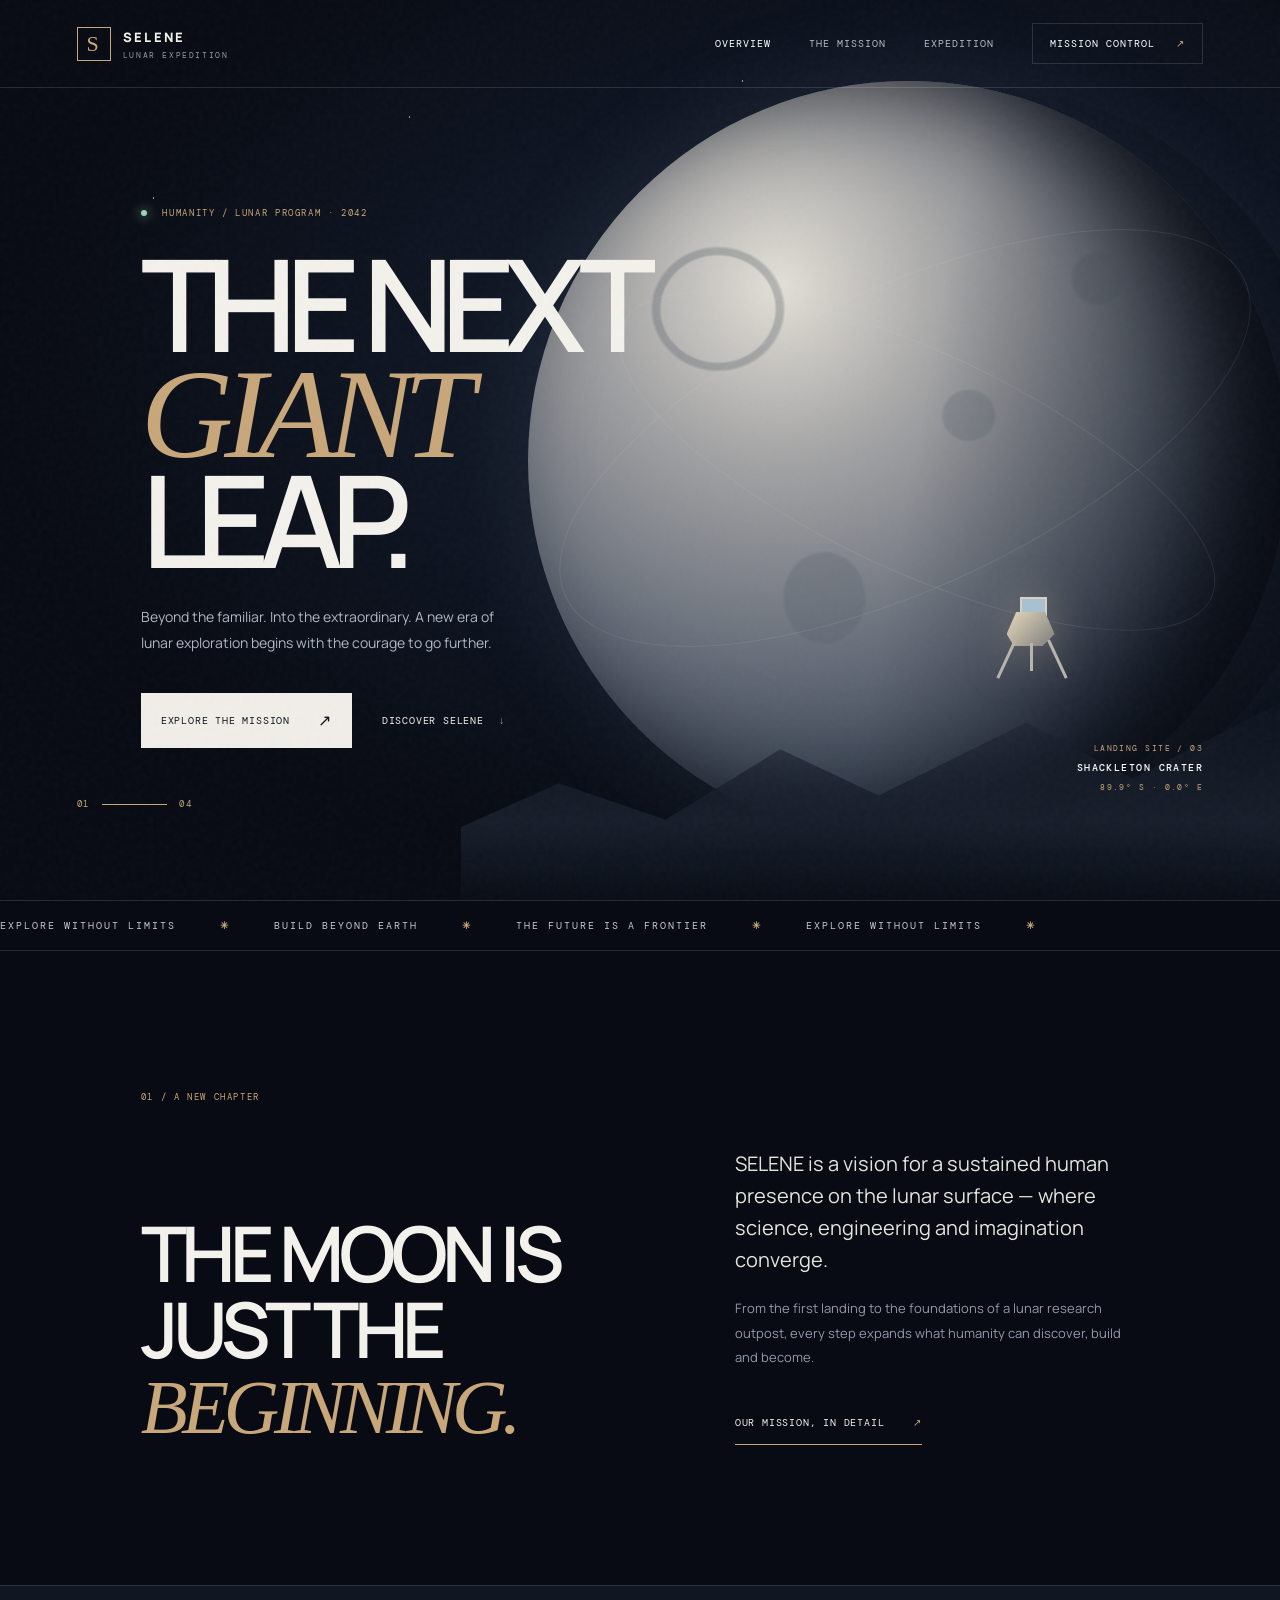
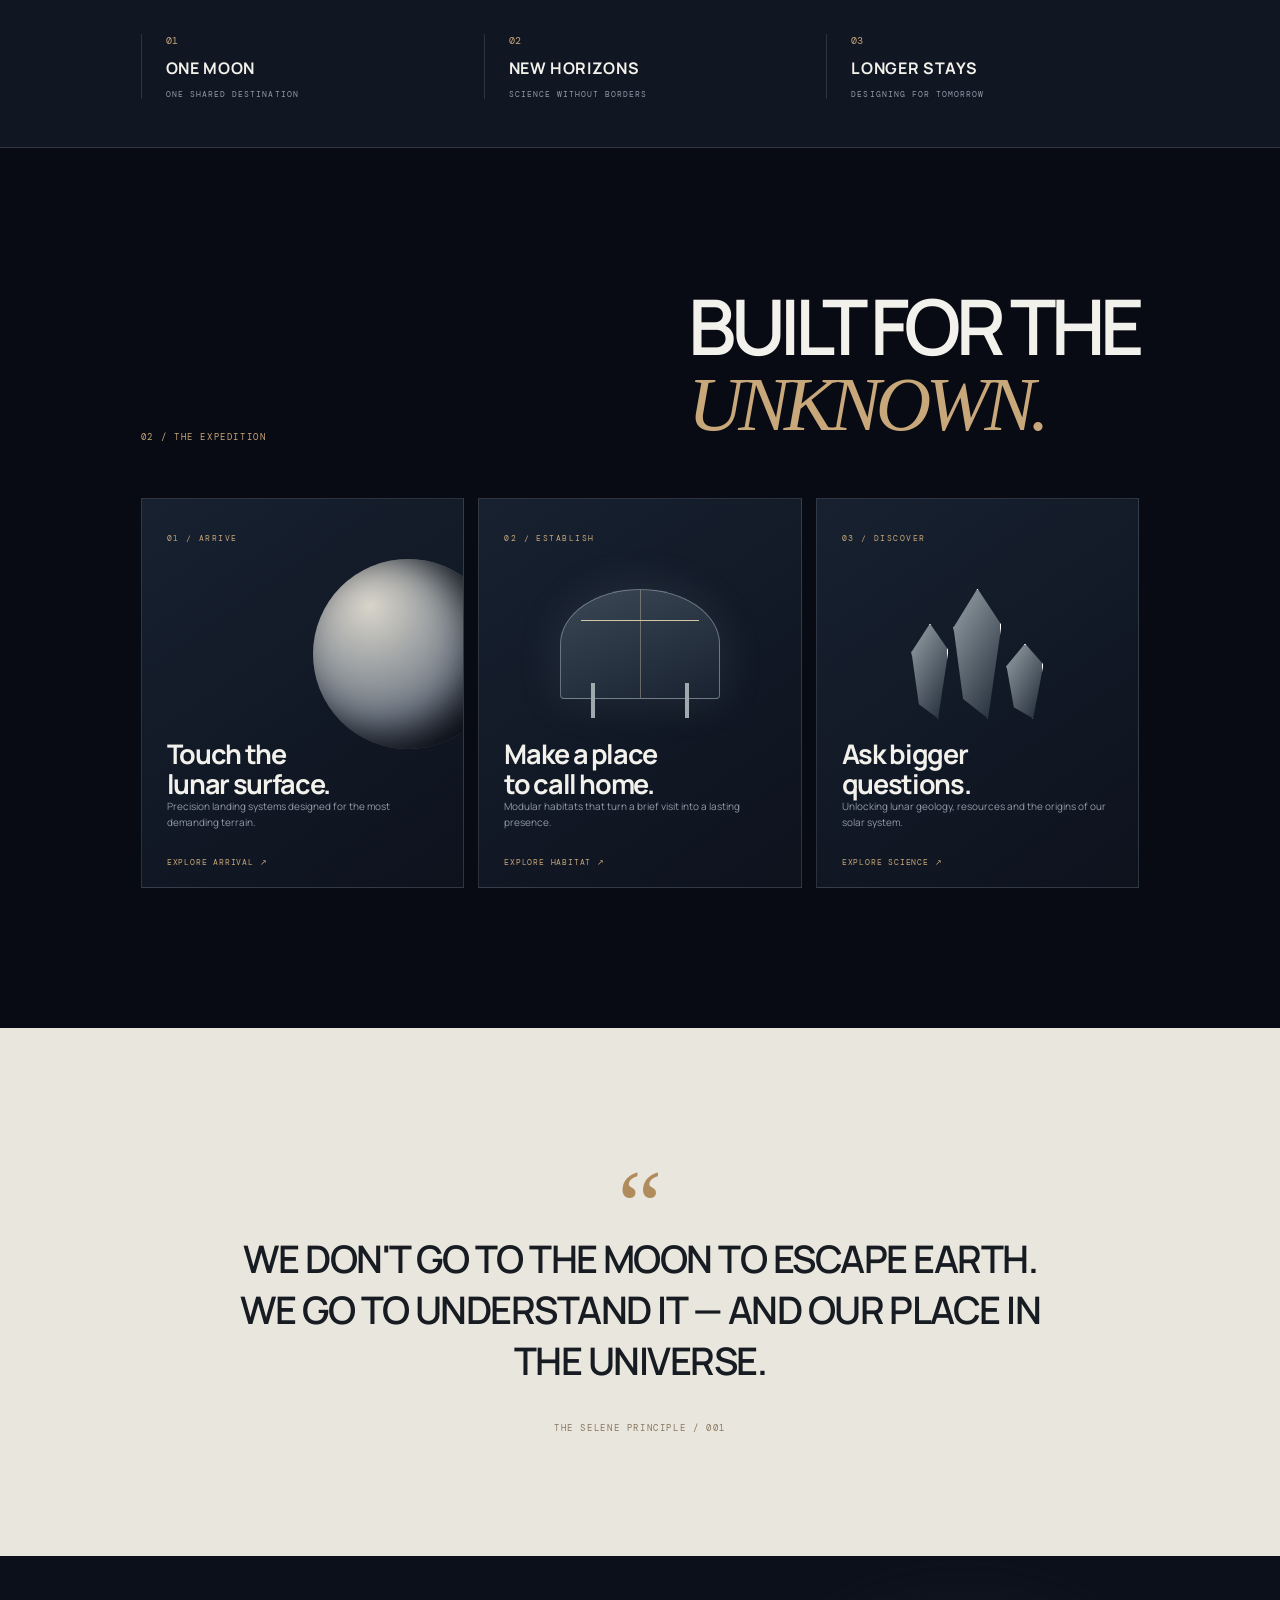
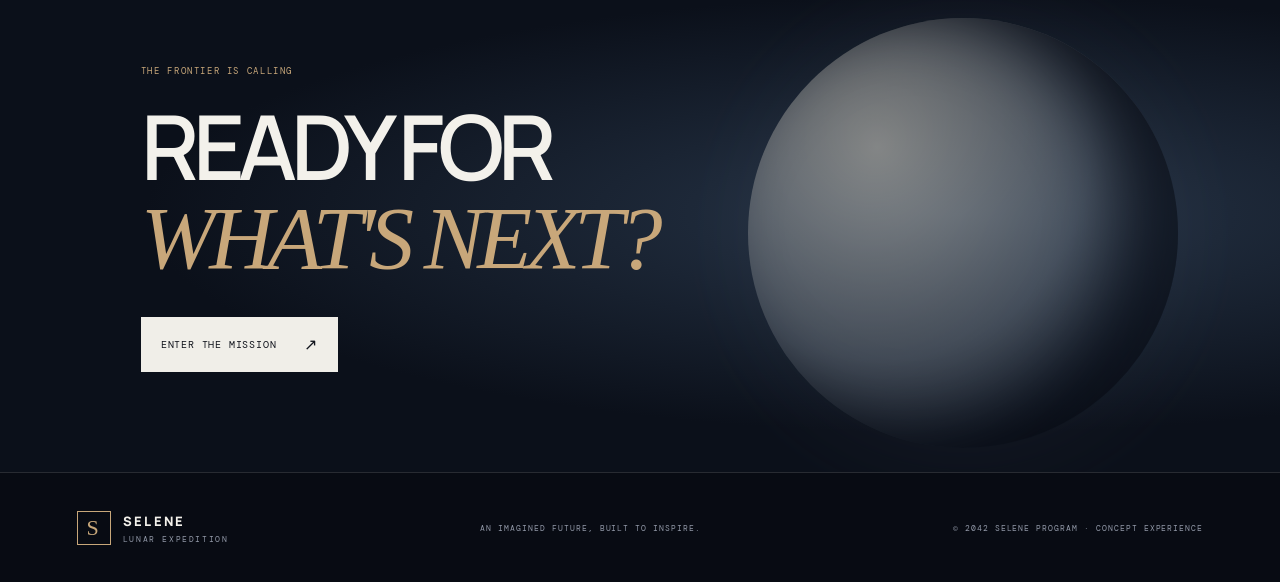
<file: index.html>
<!doctype html>
<html lang="en">
<head>
  <meta charset="utf-8"><meta name="viewport" content="width=device-width,initial-scale=1">
  <meta name="theme-color" content="#080b13"><meta name="description" content="SELENE — a cinematic concept experience exploring humanity's next chapter on the Moon.">
  <meta property="og:title" content="SELENE — Lunar Expedition"><meta property="og:description" content="A new horizon. A new chapter. Explore the lunar frontier.">
  <title>SELENE — Lunar Expedition</title><link rel="preconnect" href="https://fonts.googleapis.com"><link rel="preconnect" href="https://fonts.gstatic.com" crossorigin>
  <link href="https://fonts.googleapis.com/css2?family=DM+Mono:wght@400;500&family=Manrope:wght@400;500;600;700;800&display=swap" rel="stylesheet">
  <link rel="stylesheet" href="./assets/css/styles.css"><script defer src="./assets/js/main.js"></script>
</head>
<body>
  <div class="noise"></div><header class="site-header"><a class="brand" href="./index.html"><span class="brand-mark">S</span><span>SELENE<span class="brand-sub">LUNAR EXPEDITION</span></span></a><button class="menu-toggle" aria-label="Toggle navigation" aria-expanded="false"><span></span><span></span></button><nav class="nav"><a class="active" href="./index.html">Overview</a><a href="./mission.html">The mission</a><a href="./expedition.html">Expedition</a><a class="nav-cta" href="#mission-control">Mission control <span>↗</span></a></nav></header>
  <main>
    <section class="hero"><div class="hero-orbit orbit-one"></div><div class="hero-orbit orbit-two"></div><div class="moon-scene"><div class="moon"></div><div class="moon-shadow"></div><div class="horizon"></div><div class="lander"><div class="lander-body"></div><i></i><b></b><em></em></div></div>
      <div class="hero-copy"><p class="eyebrow"><span class="pulse"></span> HUMANITY / LUNAR PROGRAM · 2042</p><h1>THE NEXT<br><em>GIANT</em><br>LEAP.</h1><p class="hero-intro">Beyond the familiar. Into the extraordinary. A new era of lunar exploration begins with the courage to go further.</p><div class="hero-actions"><a class="button button-light" href="./mission.html">Explore the mission <span>↗</span></a><a class="text-link" href="#mission-control">Discover SELENE <span>↓</span></a></div></div>
      <div class="hero-coordinate"><span>LANDING SITE / 03</span><strong>SHACKLETON CRATER</strong><span>89.9° S · 0.0° E</span></div><div class="hero-index"><span>01</span><span class="index-line"></span><span>04</span></div>
    </section>
    <section class="ticker"><div>EXPLORE WITHOUT LIMITS <b>✳</b> BUILD BEYOND EARTH <b>✳</b> THE FUTURE IS A FRONTIER <b>✳</b> EXPLORE WITHOUT LIMITS <b>✳</b></div></section>
    <section class="section intro-section" id="mission-control"><div class="section-kicker">01 / A NEW CHAPTER</div><div class="intro-grid"><h2>THE MOON IS<br>JUST THE <em>BEGINNING.</em></h2><div><p class="lead">SELENE is a vision for a sustained human presence on the lunar surface — where science, engineering and imagination converge.</p><p class="muted">From the first landing to the foundations of a lunar research outpost, every step expands what humanity can discover, build and become.</p><a class="underlined-link" href="./mission.html">Our mission, in detail <span>↗</span></a></div></div></section>
    <section class="stats-band"><div><span>01</span><strong>ONE MOON</strong><small>ONE SHARED DESTINATION</small></div><div><span>02</span><strong>NEW HORIZONS</strong><small>SCIENCE WITHOUT BORDERS</small></div><div><span>03</span><strong>LONGER STAYS</strong><small>DESIGNING FOR TOMORROW</small></div></section>
    <section class="section pillars"><div class="section-heading"><div class="section-kicker">02 / THE EXPEDITION</div><h2>BUILT FOR THE<br><em>UNKNOWN.</em></h2></div><div class="pillar-grid"><a class="pillar-card card-one" href="./expedition.html"><span>01 / ARRIVE</span><div class="mini-moon"></div><h3>Touch the<br>lunar surface.</h3><p>Precision landing systems designed for the most demanding terrain.</p><b>Explore arrival ↗</b></a><a class="pillar-card card-two" href="./expedition.html#habitat"><span>02 / ESTABLISH</span><div class="habitat-art"><i></i><b></b></div><h3>Make a place<br>to call home.</h3><p>Modular habitats that turn a brief visit into a lasting presence.</p><b>Explore habitat ↗</b></a><a class="pillar-card card-three" href="./expedition.html#discover"><span>03 / DISCOVER</span><div class="crystal-art"><i></i><i></i><i></i></div><h3>Ask bigger<br>questions.</h3><p>Unlocking lunar geology, resources and the origins of our solar system.</p><b>Explore science ↗</b></a></div></section>
    <section class="quote-section"><div class="quote-mark">“</div><blockquote>WE DON'T GO TO THE MOON TO ESCAPE EARTH. WE GO TO UNDERSTAND IT — AND OUR PLACE IN THE UNIVERSE.</blockquote><span>THE SELENE PRINCIPLE / 001</span></section>
    <section class="closing"><div><p class="eyebrow">THE FRONTIER IS CALLING</p><h2>READY FOR<br><em>WHAT'S NEXT?</em></h2><a class="button button-light" href="./mission.html">Enter the mission <span>↗</span></a></div><div class="closing-moon"></div></section>
  </main>
  <footer class="footer"><a class="brand" href="./index.html"><span class="brand-mark">S</span><span>SELENE<span class="brand-sub">LUNAR EXPEDITION</span></span></a><span>AN IMAGINED FUTURE, BUILT TO INSPIRE.</span><span>© 2042 SELENE PROGRAM · CONCEPT EXPERIENCE</span></footer>
</body></html>
</file>
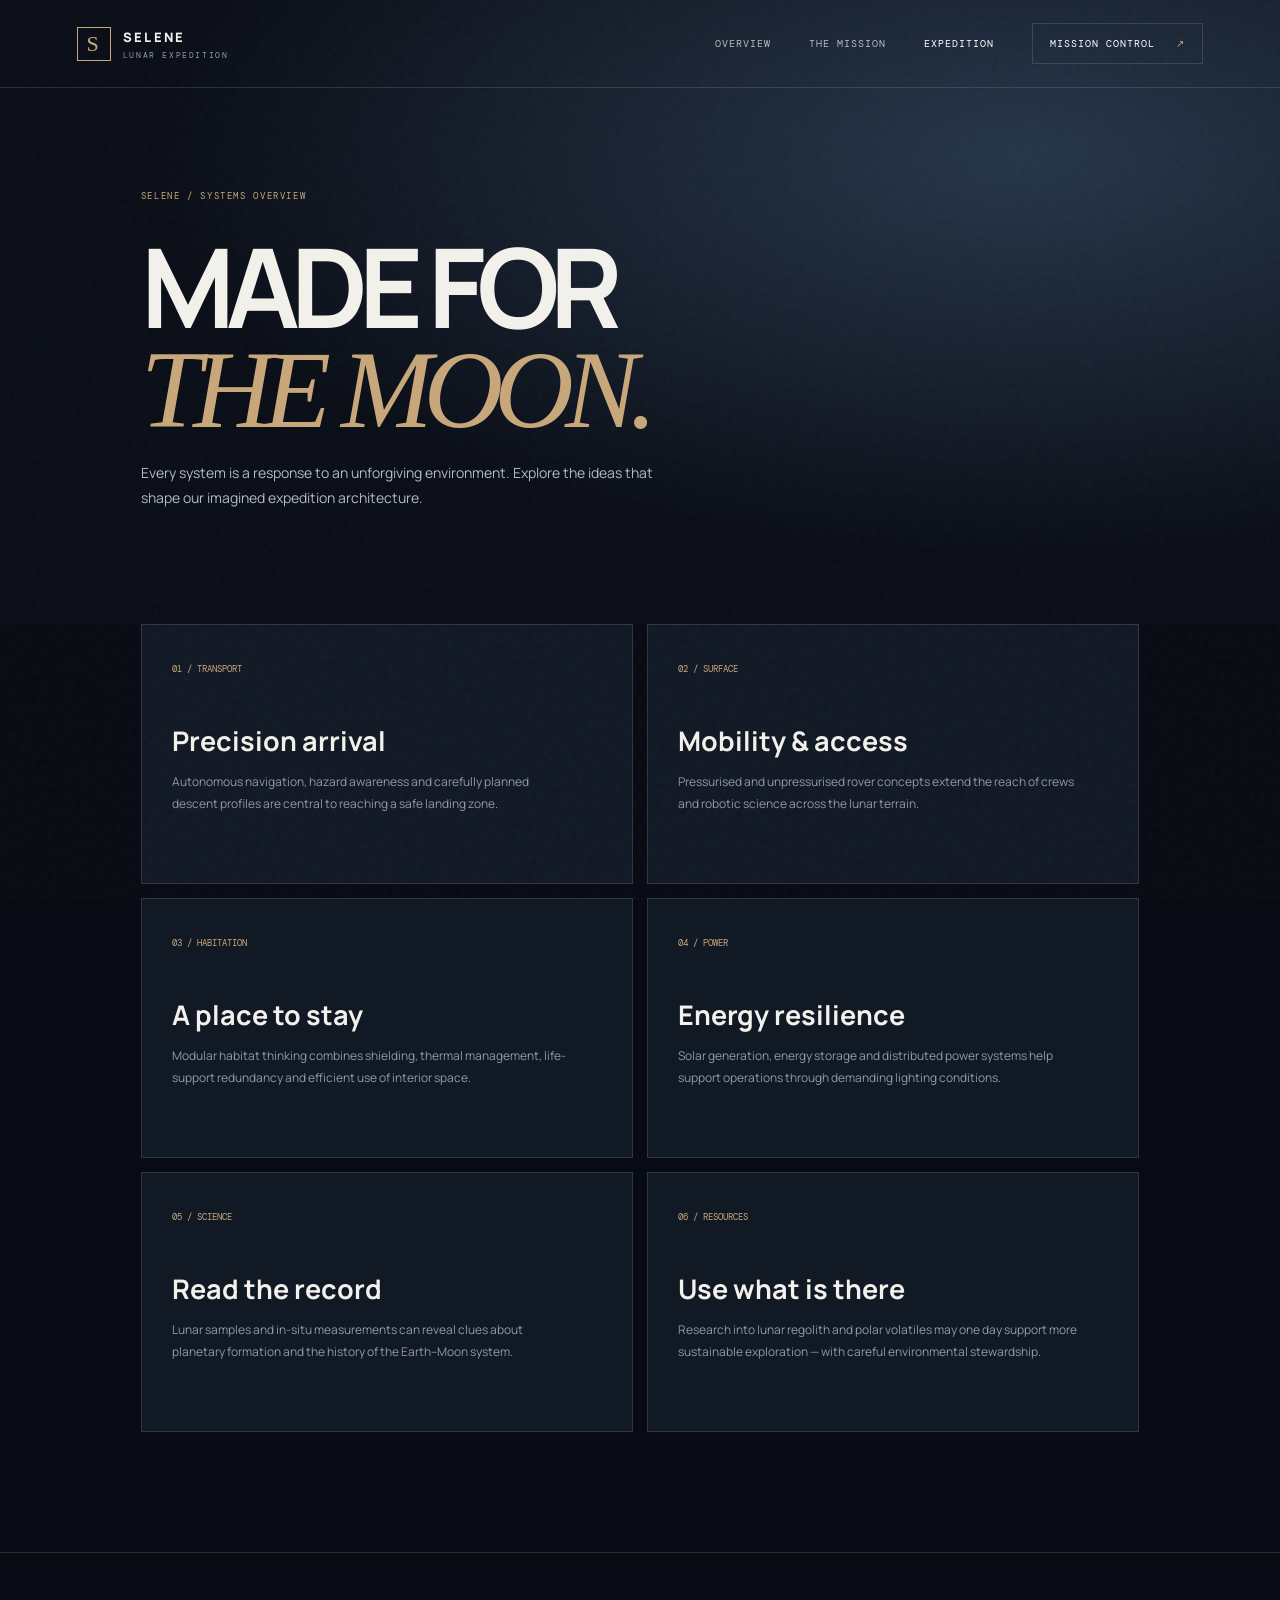
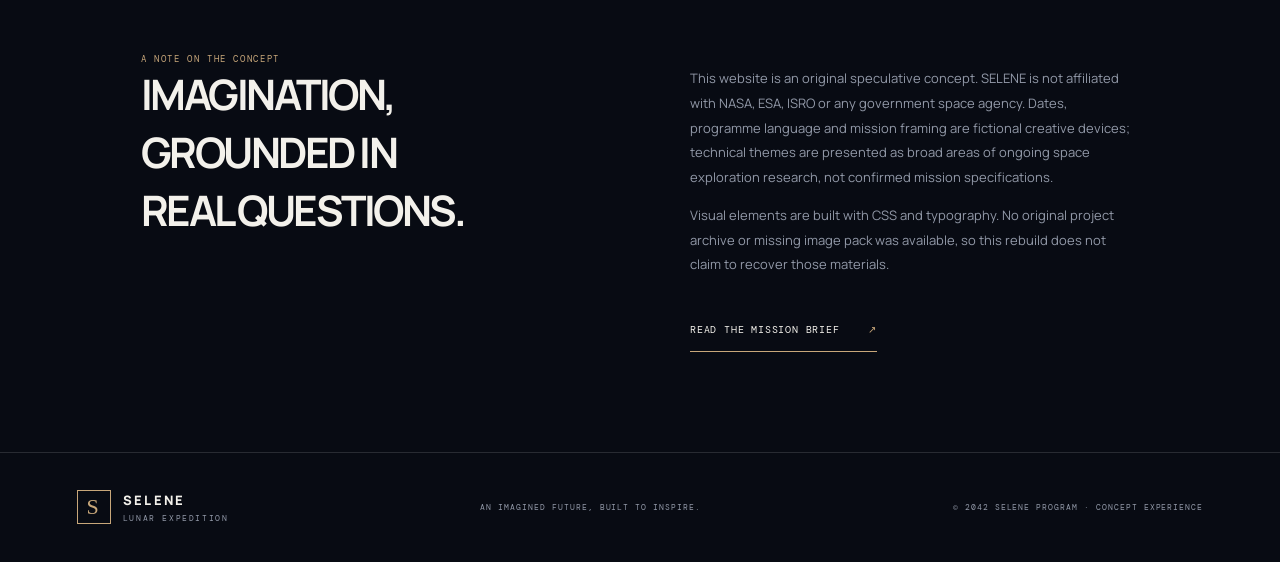
<file: expedition.html>
<!doctype html><html lang="en"><head><meta charset="utf-8"><meta name="viewport" content="width=device-width,initial-scale=1"><meta name="description" content="Explore the imagined systems behind the SELENE lunar expedition."><title>The Expedition — SELENE</title><link rel="preconnect" href="https://fonts.googleapis.com"><link href="https://fonts.googleapis.com/css2?family=DM+Mono:wght@400;500&family=Manrope:wght@400;500;600;700;800&display=swap" rel="stylesheet"><link rel="stylesheet" href="./assets/css/styles.css"><script defer src="./assets/js/main.js"></script></head><body><div class="noise"></div><header class="site-header"><a class="brand" href="./index.html"><span class="brand-mark">S</span><span>SELENE<span class="brand-sub">LUNAR EXPEDITION</span></span></a><button class="menu-toggle" aria-label="Toggle navigation" aria-expanded="false"><span></span><span></span></button><nav class="nav"><a href="./index.html">Overview</a><a href="./mission.html">The mission</a><a class="active" href="./expedition.html">Expedition</a><a class="nav-cta" href="./index.html#mission-control">Mission control <span>↗</span></a></nav></header><main><section class="page-hero"><div class="eyebrow">SELENE / SYSTEMS OVERVIEW</div><h1>MADE FOR<br><em>THE MOON.</em></h1><p>Every system is a response to an unforgiving environment. Explore the ideas that shape our imagined expedition architecture.</p></section><section class="feature-grid"><article class="feature"><small>01 / TRANSPORT</small><h3>Precision arrival</h3><p>Autonomous navigation, hazard awareness and carefully planned descent profiles are central to reaching a safe landing zone.</p></article><article class="feature"><small>02 / SURFACE</small><h3>Mobility & access</h3><p>Pressurised and unpressurised rover concepts extend the reach of crews and robotic science across the lunar terrain.</p></article><article class="feature" id="habitat"><small>03 / HABITATION</small><h3>A place to stay</h3><p>Modular habitat thinking combines shielding, thermal management, life-support redundancy and efficient use of interior space.</p></article><article class="feature"><small>04 / POWER</small><h3>Energy resilience</h3><p>Solar generation, energy storage and distributed power systems help support operations through demanding lighting conditions.</p></article><article class="feature" id="discover"><small>05 / SCIENCE</small><h3>Read the record</h3><p>Lunar samples and in-situ measurements can reveal clues about planetary formation and the history of the Earth–Moon system.</p></article><article class="feature"><small>06 / RESOURCES</small><h3>Use what is there</h3><p>Research into lunar regolith and polar volatiles may one day support more sustainable exploration — with careful environmental stewardship.</p></article></section><section class="content-split"><div><div class="section-kicker">A NOTE ON THE CONCEPT</div><h2>IMAGINATION,<br>GROUNDED IN<br>REAL QUESTIONS.</h2></div><div><p>This website is an original speculative concept. SELENE is not affiliated with NASA, ESA, ISRO or any government space agency. Dates, programme language and mission framing are fictional creative devices; technical themes are presented as broad areas of ongoing space exploration research, not confirmed mission specifications.</p><p>Visual elements are built with CSS and typography. No original project archive or missing image pack was available, so this rebuild does not claim to recover those materials.</p><a class="underlined-link" href="./mission.html">Read the mission brief <span>↗</span></a></div></section></main><footer class="footer"><a class="brand" href="./index.html"><span class="brand-mark">S</span><span>SELENE<span class="brand-sub">LUNAR EXPEDITION</span></span></a><span>AN IMAGINED FUTURE, BUILT TO INSPIRE.</span><span>© 2042 SELENE PROGRAM · CONCEPT EXPERIENCE</span></footer></body></html>
</file>
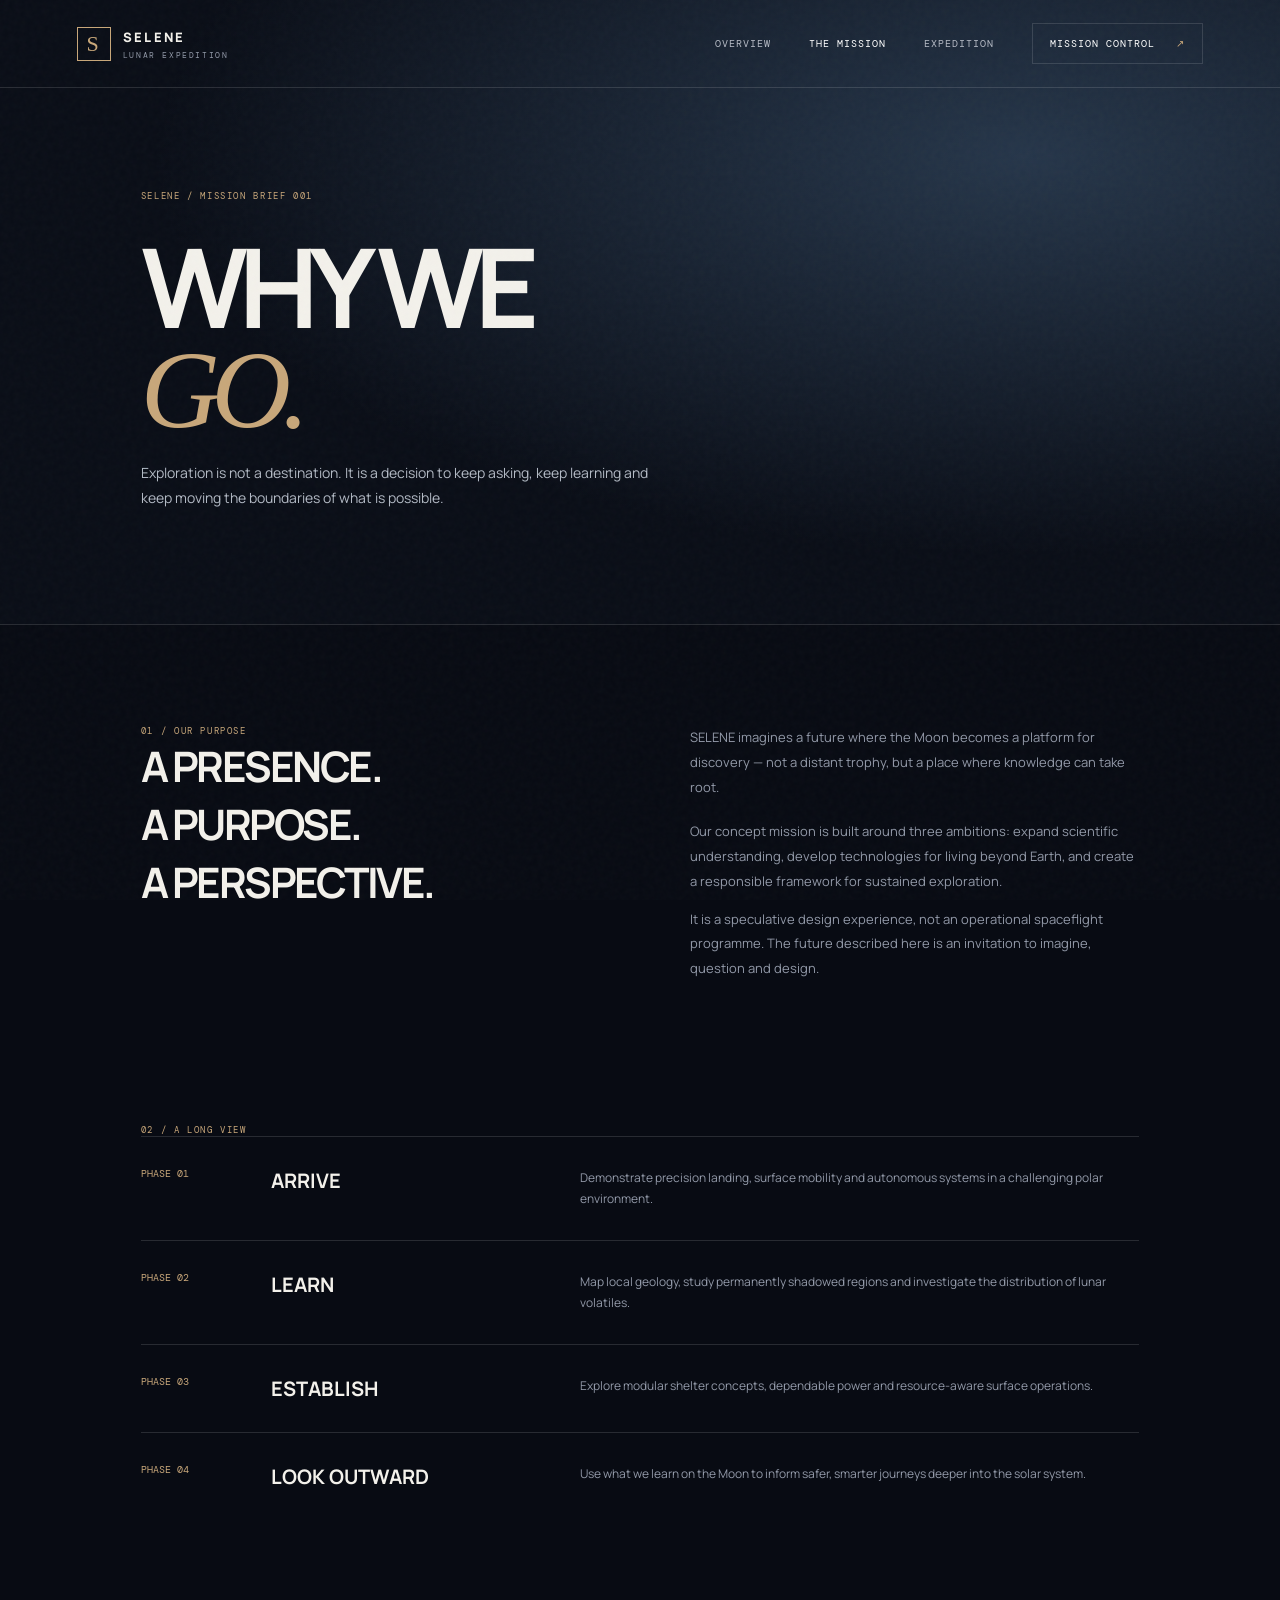
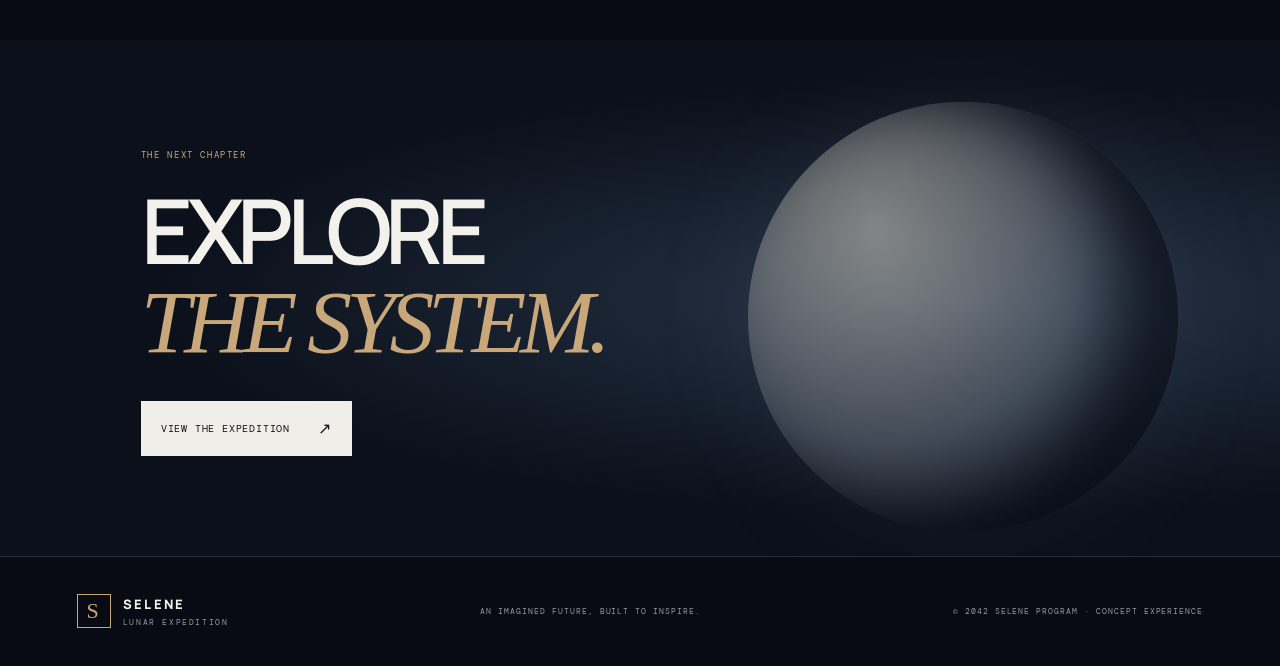
<file: mission.html>
<!doctype html><html lang="en"><head><meta charset="utf-8"><meta name="viewport" content="width=device-width,initial-scale=1"><meta name="description" content="Discover the SELENE lunar mission vision, its principles and long-range goals."><title>The Mission — SELENE</title><link rel="preconnect" href="https://fonts.googleapis.com"><link href="https://fonts.googleapis.com/css2?family=DM+Mono:wght@400;500&family=Manrope:wght@400;500;600;700;800&display=swap" rel="stylesheet"><link rel="stylesheet" href="./assets/css/styles.css"><script defer src="./assets/js/main.js"></script></head><body><div class="noise"></div><header class="site-header"><a class="brand" href="./index.html"><span class="brand-mark">S</span><span>SELENE<span class="brand-sub">LUNAR EXPEDITION</span></span></a><button class="menu-toggle" aria-label="Toggle navigation" aria-expanded="false"><span></span><span></span></button><nav class="nav"><a href="./index.html">Overview</a><a class="active" href="./mission.html">The mission</a><a href="./expedition.html">Expedition</a><a class="nav-cta" href="./index.html#mission-control">Mission control <span>↗</span></a></nav></header><main><section class="page-hero"><div class="eyebrow">SELENE / MISSION BRIEF 001</div><h1>WHY WE<br><em>GO.</em></h1><p>Exploration is not a destination. It is a decision to keep asking, keep learning and keep moving the boundaries of what is possible.</p></section><section class="content-split"><div><div class="section-kicker">01 / OUR PURPOSE</div><h2>A PRESENCE.<br>A PURPOSE.<br>A PERSPECTIVE.</h2></div><div><p class="lead">SELENE imagines a future where the Moon becomes a platform for discovery — not a distant trophy, but a place where knowledge can take root.</p><p>Our concept mission is built around three ambitions: expand scientific understanding, develop technologies for living beyond Earth, and create a responsible framework for sustained exploration.</p><p>It is a speculative design experience, not an operational spaceflight programme. The future described here is an invitation to imagine, question and design.</p></div></section><section class="timeline"><div class="section-kicker">02 / A LONG VIEW</div><div class="timeline-item"><span>PHASE 01</span><h3>ARRIVE</h3><p>Demonstrate precision landing, surface mobility and autonomous systems in a challenging polar environment.</p></div><div class="timeline-item"><span>PHASE 02</span><h3>LEARN</h3><p>Map local geology, study permanently shadowed regions and investigate the distribution of lunar volatiles.</p></div><div class="timeline-item"><span>PHASE 03</span><h3>ESTABLISH</h3><p>Explore modular shelter concepts, dependable power and resource-aware surface operations.</p></div><div class="timeline-item"><span>PHASE 04</span><h3>LOOK OUTWARD</h3><p>Use what we learn on the Moon to inform safer, smarter journeys deeper into the solar system.</p></div></section><section class="closing"><div><p class="eyebrow">THE NEXT CHAPTER</p><h2>EXPLORE<br><em>THE SYSTEM.</em></h2><a class="button button-light" href="./expedition.html">View the expedition <span>↗</span></a></div><div class="closing-moon"></div></section></main><footer class="footer"><a class="brand" href="./index.html"><span class="brand-mark">S</span><span>SELENE<span class="brand-sub">LUNAR EXPEDITION</span></span></a><span>AN IMAGINED FUTURE, BUILT TO INSPIRE.</span><span>© 2042 SELENE PROGRAM · CONCEPT EXPERIENCE</span></footer></body></html>
</file>
<file: assets/css/styles.css>
:root{--bg:#080b13;--panel:#101622;--text:#f3f1eb;--muted:#9299a8;--line:rgba(255,255,255,.13);--accent:#c8a77a;--mono:"DM Mono",monospace;--sans:Manrope,Arial,sans-serif}*{box-sizing:border-box}html{scroll-behavior:smooth}body{margin:0;background:var(--bg);color:var(--text);font-family:var(--sans);overflow-x:hidden}a{color:inherit;text-decoration:none}.noise{position:fixed;inset:0;pointer-events:none;z-index:10;opacity:.055;background-image:url("data:image/svg+xml,%3Csvg viewBox='0 0 180 180' xmlns='http://www.w3.org/2000/svg'%3E%3Cfilter id='n'%3E%3CfeTurbulence type='fractalNoise' baseFrequency='.9' numOctaves='3' stitchTiles='stitch'/%3E%3C/filter%3E%3Crect width='100%25' height='100%25' filter='url(%23n)' opacity='.5'/%3E%3C/svg%3E")}.site-header{height:88px;padding:0 6vw;display:flex;align-items:center;justify-content:space-between;border-bottom:1px solid var(--line);position:absolute;z-index:12;top:0;width:100%}.brand{display:flex;align-items:center;gap:12px;font-weight:800;letter-spacing:.18em;font-size:13px}.brand-mark{width:34px;height:34px;border:1px solid var(--accent);display:grid;place-items:center;color:var(--accent);font-family:Georgia,serif;font-size:22px;font-weight:400}.brand-sub{display:block;font:8px var(--mono);letter-spacing:.2em;color:var(--muted);margin-top:4px}.nav{display:flex;align-items:center;gap:38px;font:10px var(--mono);letter-spacing:.1em;text-transform:uppercase}.nav a{color:#b5bac4;transition:color .25s}.nav a:hover,.nav a.active{color:white}.nav .nav-cta{padding:13px 17px;border:1px solid var(--line);color:white}.nav-cta span{color:var(--accent);margin-left:14px}.menu-toggle{display:none}.hero{min-height:790px;height:100svh;max-height:1050px;position:relative;overflow:hidden;background:radial-gradient(ellipse at 68% 42%,#1c2637 0,#101725 30%,#080b13 70%)}.hero:before{content:"";position:absolute;inset:0;background-image:radial-gradient(1px 1px at 12% 22%,#fff 50%,transparent),radial-gradient(1px 1px at 32% 13%,#fff 50%,transparent),radial-gradient(2px 2px at 78% 18%,#fff 50%,transparent),radial-gradient(1px 1px at 91% 43%,#fff 50%,transparent),radial-gradient(1px 1px at 58% 9%,#fff 50%,transparent),radial-gradient(1px 1px at 44% 36%,#fff 50%,transparent),radial-gradient(1px 1px at 84% 65%,#fff 50%,transparent);opacity:.6}.hero-copy{position:absolute;z-index:4;left:11%;top:22%;max-width:510px}.eyebrow,.section-kicker,.hero-coordinate,.hero-index,.pillar-card>span,.quote-section>span{font:9px var(--mono);letter-spacing:.18em;color:var(--accent)}.pulse{display:inline-block;width:6px;height:6px;background:#9dd4b5;border-radius:50%;margin-right:9px;box-shadow:0 0 12px #9dd4b5}.hero h1{font-size:clamp(72px,10vw,142px);line-height:.82;letter-spacing:-.09em;margin:32px 0;font-weight:600}.hero h1 em,.section h2 em,.closing h2 em{font-family:Georgia,serif;font-weight:400;color:var(--accent);letter-spacing:-.07em}.hero-intro{font-size:14px;line-height:1.9;color:#b0b7c3;max-width:370px}.hero-actions{display:flex;align-items:center;gap:30px;margin-top:36px}.button{display:inline-flex;align-items:center;gap:28px;padding:17px 20px;font:10px var(--mono);letter-spacing:.08em;text-transform:uppercase}.button-light{background:#f0eee8;color:#11141c}.button span{font-size:16px}.text-link,.underlined-link{font:10px var(--mono);letter-spacing:.08em;text-transform:uppercase}.text-link span{color:var(--accent);margin-left:8px}.moon-scene{position:absolute;inset:0 0 0 36%;overflow:hidden}.moon{position:absolute;width:min(60vw,760px);height:min(60vw,760px);border-radius:50%;right:-1%;top:9%;background:radial-gradient(circle at 33% 27%,#e3e0d7 0,#a4a4a5 23%,#646b77 51%,#303b4d 73%,#111a2b 100%);box-shadow:inset -65px -15px 110px #080b13,0 0 100px #8393aa22}.moon:before{content:"";position:absolute;inset:0;border-radius:50%;opacity:.3;background:radial-gradient(ellipse at 25% 30%,transparent 0 7%,#4d5662 7.3% 8%,transparent 8.4%),radial-gradient(ellipse at 58% 44%,#626b76 0 4%,transparent 4.5%),radial-gradient(ellipse at 39% 68%,#59616c 0 6%,transparent 6.5%),radial-gradient(ellipse at 75% 26%,#59616c 0 3%,transparent 3.5%)}.moon-shadow{position:absolute;right:-7%;top:9%;width:min(60vw,760px);height:min(60vw,760px);border-radius:50%;background:linear-gradient(100deg,transparent 45%,#080b13aa 100%);pointer-events:none}.horizon{position:absolute;bottom:0;left:0;width:100%;height:27%;background:linear-gradient(0deg,#090d16 0,#171e2a 32%,transparent 100%);clip-path:polygon(0 70%,12% 52%,25% 67%,39% 38%,51% 57%,69% 27%,82% 50%,100% 19%,100% 100%,0 100%)}.lander{position:absolute;right:23%;bottom:24%;width:120px;height:90px;filter:drop-shadow(0 0 20px #e5cba744)}.lander-body{position:absolute;width:48px;height:34px;left:35px;top:18px;background:linear-gradient(135deg,#e7d9bc,#7c7c7c);clip-path:polygon(20% 0,80% 0,100% 65%,75% 100%,15% 100%,0 65%)}.lander:before{content:"";position:absolute;width:23px;height:15px;left:48px;top:3px;background:#a8c1d0;border:2px solid #d6d1c5}.lander i,.lander b,.lander em{position:absolute;display:block;background:#b7b4a9;width:3px;height:42px;top:46px;transform-origin:top}.lander i{left:42px;transform:rotate(25deg)}.lander b{left:75px;transform:rotate(-25deg)}.lander em{left:58px;height:28px;top:49px}.hero-orbit{position:absolute;border:1px solid #d6d6dc1b;border-radius:50%;z-index:2;pointer-events:none}.orbit-one{width:750px;height:300px;right:0;top:32%;transform:rotate(-25deg)}.orbit-two{width:650px;height:220px;right:3%;top:39%;transform:rotate(25deg)}.hero-coordinate{position:absolute;right:6%;bottom:12%;display:grid;gap:8px;text-align:right;font-size:8px}.hero-coordinate strong{color:white;font-size:10px;font-weight:500}.hero-index{position:absolute;left:6%;bottom:10%;display:flex;align-items:center;gap:12px}.index-line{width:65px;height:1px;background:var(--accent)}.ticker{overflow:hidden;border-block:1px solid var(--line);padding:18px 0;color:#c6c8ce;font:10px var(--mono);letter-spacing:.2em;white-space:nowrap}.ticker div{min-width:max-content;animation:marquee 35s linear infinite}.ticker b{color:var(--accent);padding:0 36px}@keyframes marquee{to{transform:translateX(-30%)}}.section{padding:140px 11%}.intro-grid{display:grid;grid-template-columns:1.1fr .9fr;gap:10%;align-items:end;margin-top:45px}.section h2,.closing h2{font-size:clamp(42px,6vw,82px);line-height:.98;letter-spacing:-.07em;font-weight:600;margin:0}.lead{font-size:20px;line-height:1.6;color:#e5e3dc;margin:0 0 20px}.muted{font-size:13px;line-height:1.9;color:var(--muted);max-width:460px}.underlined-link{display:inline-block;border-bottom:1px solid var(--accent);padding:15px 0;margin-top:18px}.underlined-link span{color:var(--accent);margin-left:22px}.stats-band{display:grid;grid-template-columns:repeat(3,1fr);padding:48px 11%;background:#101622;border-block:1px solid var(--line);gap:30px}.stats-band div{display:grid;gap:10px;border-left:1px solid var(--line);padding-left:24px}.stats-band span{font:10px var(--mono);color:var(--accent)}.stats-band strong{font-size:16px;letter-spacing:.04em}.stats-band small{font:8px var(--mono);letter-spacing:.13em;color:var(--muted)}.section-heading{display:flex;justify-content:space-between;align-items:end;margin-bottom:55px}.pillar-grid{display:grid;grid-template-columns:repeat(3,1fr);gap:14px}.pillar-card{min-height:390px;padding:25px;background:linear-gradient(145deg,#172130,#0d121d);border:1px solid var(--line);position:relative;overflow:hidden;transition:transform .3s,border-color .3s}.pillar-card:hover{transform:translateY(-7px);border-color:#c8a77a77}.pillar-card>span{font-size:8px}.pillar-card h3{font-size:27px;line-height:1.1;letter-spacing:-.05em;position:absolute;left:25px;bottom:88px;margin:0}.pillar-card p{position:absolute;left:25px;right:25px;bottom:47px;font-size:10px;line-height:1.6;color:var(--muted)}.pillar-card>b{position:absolute;bottom:20px;left:25px;font:8px var(--mono);color:var(--accent);text-transform:uppercase;letter-spacing:.1em}.mini-moon{position:absolute;width:190px;height:190px;border-radius:50%;background:radial-gradient(circle at 30% 25%,#d8d4ca,#747d88 55%,#252d3c);right:-40px;top:60px;box-shadow:inset -25px -10px 40px #080b13}.habitat-art{position:absolute;top:90px;left:50%;transform:translateX(-50%);width:160px;height:110px;border:1px solid #b9c5cc77;border-radius:50% 50% 4px 4px;background:linear-gradient(160deg,#8a9eaa55,#29394b55);box-shadow:0 0 45px #9eb2c522}.habitat-art:before,.habitat-art:after{content:"";position:absolute;bottom:-20px;width:4px;height:35px;background:#9eaaad}.habitat-art:before{left:30px}.habitat-art:after{right:30px}.habitat-art i{position:absolute;left:20px;right:20px;top:30px;height:1px;background:#d3c5a6}.habitat-art b{position:absolute;left:50%;top:0;height:100%;width:1px;background:#d3c5a666}.crystal-art{position:absolute;top:90px;left:50%;transform:translateX(-50%);display:flex;align-items:end;gap:5px;height:130px}.crystal-art i{display:block;width:37px;height:95px;background:linear-gradient(120deg,#d6e1e3aa,#536c7b33);clip-path:polygon(50% 0,100% 28%,72% 100%,20% 85%,0 30%);border:1px solid #fff}.crystal-art i:nth-child(2){height:130px;width:48px}.crystal-art i:nth-child(3){height:75px}.quote-section{padding:120px 18%;background:#e9e6de;color:#171b22;text-align:center}.quote-mark{font:100px Georgia;color:#b08b5b;height:70px}.quote-section blockquote{font-size:clamp(22px,3vw,38px);line-height:1.35;letter-spacing:-.04em;margin:15px auto 28px;max-width:900px;font-weight:600}.quote-section>span{color:#88765e}.closing{min-height:460px;padding:100px 11%;position:relative;overflow:hidden;background:radial-gradient(ellipse at 75% 50%,#263447,#0b101a 60%)}.closing h2{font-size:clamp(48px,7vw,92px);margin:25px 0 35px;position:relative;z-index:2}.closing-moon{position:absolute;width:430px;height:430px;border-radius:50%;right:8%;top:12%;background:radial-gradient(circle at 30% 30%,#d7d2c5,#68717c 50%,#1a2331 75%);box-shadow:inset -50px -10px 70px #080b13,0 0 100px #8b9aab22;opacity:.55}.footer{min-height:110px;padding:25px 6%;border-top:1px solid var(--line);display:flex;align-items:center;justify-content:space-between;gap:20px}.footer>span{font:8px var(--mono);letter-spacing:.12em;color:var(--muted)}.page-hero{padding:190px 11% 100px;min-height:500px;background:radial-gradient(ellipse at 80% 25%,#26364a,#0a0e17 60%)}.page-hero h1{font-size:clamp(55px,9vw,110px);line-height:.9;letter-spacing:-.08em;margin:35px 0 20px}.page-hero h1 em{font-family:Georgia,serif;color:var(--accent);font-weight:400}.page-hero p{max-width:520px;color:#b3bac5;line-height:1.8;font-size:14px}.content-split{display:grid;grid-template-columns:1fr 1fr;gap:10%;padding:100px 11%;border-top:1px solid var(--line)}.content-split h2{font-size:42px;letter-spacing:-.06em;margin:0}.content-split p{font-size:13px;line-height:1.9;color:var(--muted)}.timeline{padding:30px 11% 120px}.timeline-item{display:grid;grid-template-columns:100px 1fr 2fr;gap:30px;padding:30px 0;border-top:1px solid var(--line)}.timeline-item span{font:10px var(--mono);color:var(--accent)}.timeline-item h3{margin:0;font-size:20px}.timeline-item p{margin:0;color:var(--muted);font-size:12px;line-height:1.8}.feature-grid{display:grid;grid-template-columns:repeat(2,1fr);gap:14px;padding:0 11% 120px}.feature{min-height:260px;padding:30px;background:#111925;border:1px solid var(--line)}.feature small{font:9px var(--mono);color:var(--accent)}.feature h3{font-size:27px;margin:45px 0 10px}.feature p{font-size:12px;line-height:1.8;color:var(--muted);max-width:400px}@media(max-width:760px){.site-header{height:72px;padding:0 6%}.menu-toggle{display:grid;gap:5px;background:none;border:0;padding:10px}.menu-toggle span{width:23px;height:1px;background:white}.nav{display:none;position:absolute;top:71px;left:0;right:0;background:#0b101a;padding:25px 6%;flex-direction:column;align-items:stretch;gap:22px;border-bottom:1px solid var(--line)}.nav.open{display:flex}.nav .nav-cta{width:max-content}.hero{min-height:760px;height:100svh}.hero-copy{left:7%;top:21%;max-width:90%}.hero h1{font-size:clamp(76px,18vw,120px)}.hero-intro{max-width:310px;font-size:12px}.moon-scene{inset:25% -35% 0 15%;opacity:.65}.moon{width:90vw;height:90vw;top:24%}.moon-shadow{width:90vw;height:90vw;top:24%}.lander{right:35%;bottom:22%;transform:scale(.7)}.hero-coordinate{right:6%;bottom:8%;font-size:7px}.hero-index{left:7%;bottom:8%}.section{padding:90px 7%}.intro-grid{grid-template-columns:1fr;gap:30px}.section h2{font-size:52px}.lead{font-size:17px}.stats-band{padding:35px 7%;grid-template-columns:1fr;gap:25px}.stats-band div{padding-left:15px}.section-heading{display:block}.section-heading h2{margin-top:30px}.pillar-grid{grid-template-columns:1fr}.pillar-card{min-height:350px}.quote-section{padding:80px 8%}.closing{padding:80px 7%;min-height:420px}.closing-moon{width:280px;height:280px;right:-80px;top:30%}.footer{padding:30px 7%;align-items:flex-start;flex-direction:column}.footer>span{line-height:1.6}.page-hero{padding:150px 7% 75px;min-height:420px}.content-split{grid-template-columns:1fr;gap:20px;padding:75px 7%}.content-split h2{font-size:36px}.timeline{padding:10px 7% 80px}.timeline-item{grid-template-columns:55px 1fr;gap:12px}.timeline-item p{grid-column:2}.feature-grid{grid-template-columns:1fr;padding:0 7% 80px}}
</file>
